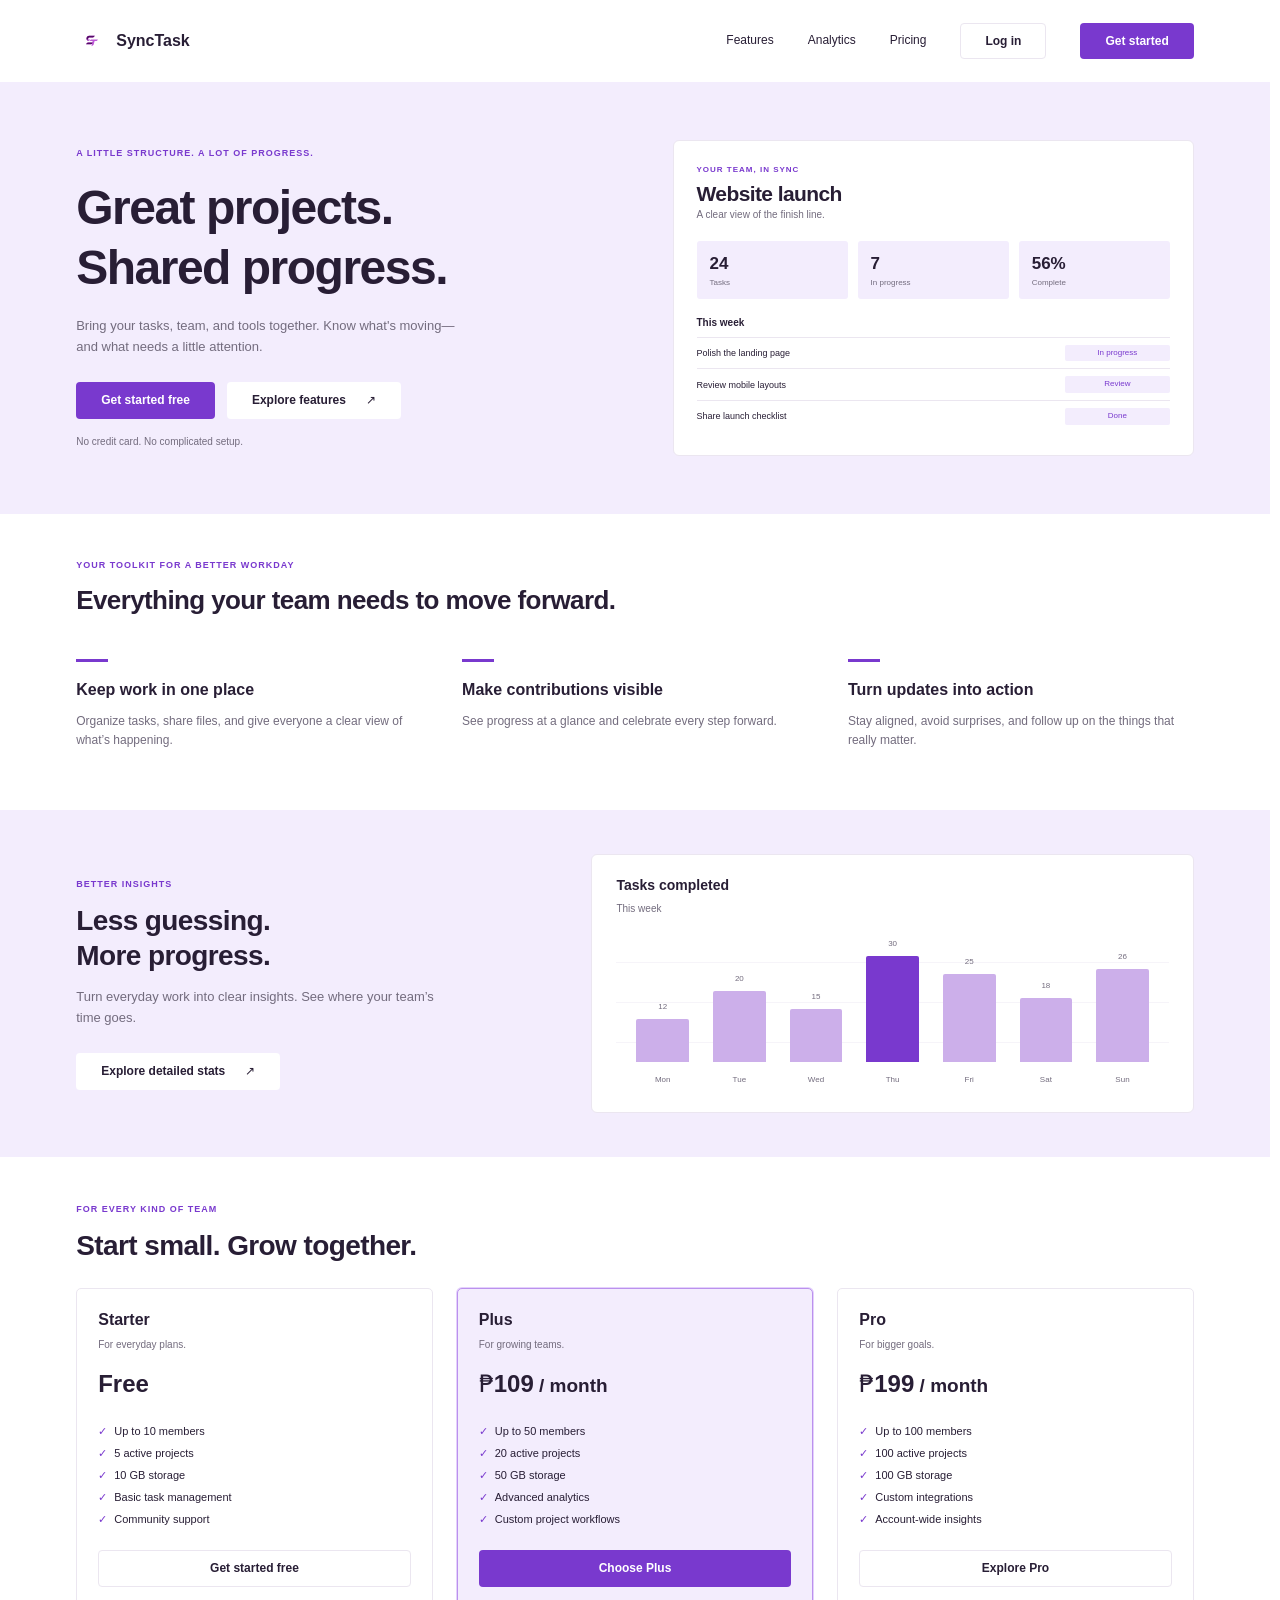
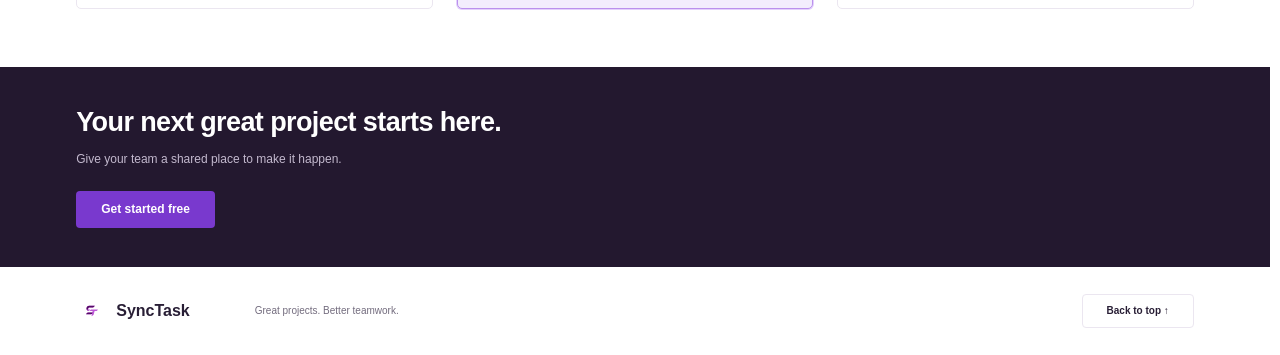
<file: SyncTAsk_landingpage/index.html>
<!DOCTYPE html>
<html lang="en">
<head>
  <meta charset="UTF-8">
  <meta name="viewport" content="width=device-width, initial-scale=1">
  <meta name="description" content="SyncTask brings your projects, people, and progress together.">
  <title>SyncTask — Shared progress</title>
  <link rel="stylesheet" href="styles.css">
  <script src="script.js" defer></script>
</head>

<body>
  <a class="skip-link" href="#main">Skip to content</a>

  <header class="header wrap">
    <a class="logo" href="#" aria-label="SyncTask home">
  <img src="SyncTaskLogo.svg" alt="" class="logo-image">
  SyncTask
</a>
    <button class="menu-toggle" aria-expanded="false" aria-controls="navigation">Menu</button>
    <nav id="navigation" aria-label="Main navigation">
      <a href="#features">Features</a><a href="#analytics">Analytics</a><a href="#pricing">Pricing</a>
      <a class="button outline" href="#pricing">Log in</a><button class="button" data-plan="Starter">Get started</button>
    </nav>
  </header>
  <main id="main">
    <section class="hero lavender">
    <div class="wrap hero-grid">
    <div>
    <p class="eyebrow">A little structure. A lot of progress.</p>
    <h1>Great projects.<br>Shared progress.</h1>
    <p class="intro">Bring your tasks, team, and tools together. Know what's moving—and what needs a little attention.</p>
    <div class="actions"><button class="button" data-plan="Starter">Get started free</button>
    <a class="button white" href="#features">Explore features <span aria-hidden="true">↗</span></a>
          
  </div>
    <p class="fine-print">No credit card. No complicated setup.</p>
  </div>

  <article class="project-card" aria-label="Example project dashboard">
    <p class="eyebrow">Your team, in sync</p><h2>Website launch</h2><p class="muted small">A clear view of the finish line.</p>
    <div class="stats"><div><strong>24</strong><span>Tasks</span></div>
    <div><strong>7</strong> <span>In progress</span></div>
    <div> <strong>56%</strong>
    <span>Complete</span></div>
    </div>

    <h3 class="small">This week</h3>
    <ul class="task-list">
    <li>Polish the landing page <span>In progress</span></li>
    <li>Review mobile layouts <span>Review</span></li>
    <li>Share launch checklist <span>Done</span></li>
    </ul>
    </article>
    </div>
    </section>

  <section class="features wrap" id="features">
    <p class="eyebrow">Your toolkit for a better workday</p><h2>Everything your team needs to move forward.</h2>
    <div class="feature-grid">
    <article><div class="accent-line"></div>
      <h3>Keep work in one place</h3><p>Organize tasks, share files, and give everyone a clear view of what’s happening.</p></article>
    <article><div class="accent-line"></div>
      <h3>Make contributions visible</h3><p>See progress at a glance and celebrate every step forward.</p></article>
    <article><div class="accent-line"></div><h3>Turn updates into action</h3>
      <p>Stay aligned, avoid surprises, and follow up on the things that really matter.</p></article>
  </div>
  </section>

  <section class="lavender" id="analytics">
    <div class="wrap analytics-grid"><div>
      <p class="eyebrow">Better insights</p>
      <h2>Less guessing.<br>More progress.</h2>
      <p class="intro">Turn everyday work into clear insights. See where your team’s time goes.</p>
      <button class="button white" id="insights-toggle" aria-expanded="false" aria-controls="insights">Explore detailed stats <span aria-hidden="true">↗</span></button>
      <p id="insights" class="insights" hidden>Your team completed 146 tasks this week. Thursday led the way with 30 tasks completed.</p>
    </div>

    <figure class="chart-card"><figcaption><h3>Tasks completed</h3>
      <p class="muted small">This week</p>
    </figcaption>

    <div class="chart" role="img" aria-label="Tasks completed: Monday 12, Tuesday 20, Wednesday 15, Thursday 30, Friday 25, Saturday 18, Sunday 26.">
    <div style="--value:40%"><span>12</span>
    <i></i><small>Mon</small></div>
    <div style="--value:67%"><span>20</span>
    <i></i><small>Tue</small></div>
    <div style="--value:50%"><span>15</span><i></i>
    <small>Wed</small></div>
    <div class="highlight" style="--value:100%"><span>30</span><i></i>
    <small>Thu</small></div><div style="--value:83%"><span>25</span><i></i>
    <small>Fri</small></div><div style="--value:60%"><span>18</span><i></i>
    <small>Sat</small></div><div style="--value:87%"><span>26</span><i></i>
    <small>Sun</small></div></div></figure></div>
    </section>

    <section class="pricing wrap" id="pricing"><p class="eyebrow">For every kind of team</p>
      <h2>Start small. Grow together.</h2>

      <div class="pricing-grid">
      <article class="plan"><h3>Starter</h3><p>For everyday plans.</p>
        <div class="price">Free</div>
        <ul>
          <li>Up to 10 members</li>
          <li>5 active projects</li>
          <li>10 GB storage</li>
          <li>Basic task management</li>
          <li>Community support</li>
        </ul>
        <button class="button outline" data-plan="Starter">Get started free</button>
      </article>

      <article class="plan featured">
        <h3>Plus</h3>
        <p>For growing teams.</p>
        <div class="price">₱109<span> / month</span></div>
        <ul>
          <li>Up to 50 members</li>
          <li>20 active projects</li>
          <li>50 GB storage</li>
          <li>Advanced analytics</li>
          <li>Custom project workflows</li>
        </ul>
        <button class="button" data-plan="Plus">Choose Plus</button>
      </article>

      <article class="plan">
        <h3>Pro</h3>
        <p>For bigger goals.</p>
        <div class="price">₱199<span> / month</span></div>
        <ul>
          <li>Up to 100 members</li>
          <li>100 active projects</li>
          <li>100 GB storage</li>
          <li>Custom integrations</li>
          <li>Account-wide insights</li>
        </ul>
          <button class="button outline" data-plan="Pro">Explore Pro</button></article>
    </div></section>

    <section class="cta"><div class="wrap"><h2>Your next great project starts here.</h2>
      <p>Give your team a shared place to make it happen.</p>
      <button class="button" data-plan="Starter">Get started free</button>
    </div>
  </section>

  </main>
  <footer class="wrap"> <a class="logo" href="#" aria-label="SyncTask home">
  <img src="SyncTaskLogo.svg" alt="" class="logo-image">
  SyncTask
</a><p>Great projects. Better teamwork.</p><a class="button outline" href="#">Back to top ↑</a></footer>
  <dialog id="plan-dialog" aria-labelledby="dialog-title">
    <button class="close" aria-label="Close dialog">×</button>
    <p class="eyebrow">Let’s get organized</p><h2 id="dialog-title">Your Starter plan</h2>
    <p> Your selected plan is ready to connect to a signup or checkout service.</p>
    <button class="button close-dialog">Continue exploring</button>
  </dialog>
</body>
</html>
</file>
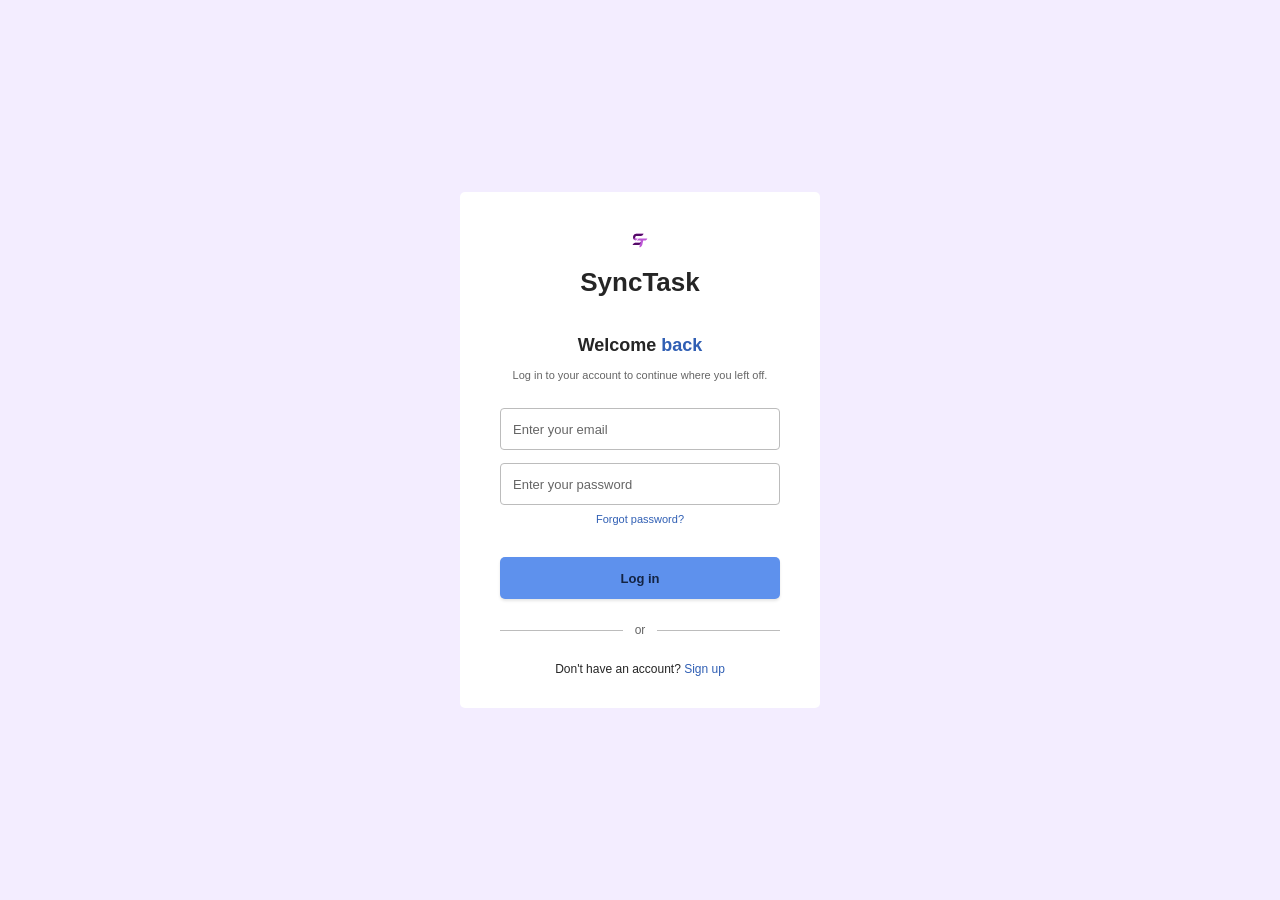
<file: SyncTask_log-in&Signup_page/login.html>
<!DOCTYPE html>
<html lang="en">
<head>
  <meta charset="UTF-8">

  <meta
    name="viewport"
    content="width=device-width, initial-scale=1.0"
  >

  <title>SyncTask | Log in and Sign up</title>

  <link rel="stylesheet" href="login.css">
  <script src="login.js" defer></script>
</head>

<body>
  <main class="auth-page">
    <section class="auth-card" aria-labelledby="form-title">

      <!-- Logo -->
      <a class="brand" href="#login" aria-label="SyncTask home">
        <img
          class="brand-logo"
          src="SyncTaskLogo.svg"
          alt=""
          width="40"
          height="40"
        >

        <span>SyncTask</span>
      </a>

      <!-- Heading -->
      <header class="auth-heading">
        <h1 id="form-title" tabindex="-1">
          Welcome <span>back</span>
        </h1>

        <p id="form-description">
          Log in to your account to continue where you left off.
        </p>
      </header>

      <!-- Log-in form -->
      <form id="login-form" class="auth-form" novalidate>
        <div class="field">
          <label class="visually-hidden" for="login-email">
            Email address
          </label>

          <input
            id="login-email"
            name="email"
            type="email"
            placeholder="Enter your email"
            autocomplete="email"
            aria-describedby="login-email-error"
            required
          >

          <p
            id="login-email-error"
            class="field-error"
          ></p>
        </div>

        <div class="field">
          <label class="visually-hidden" for="login-password">
            Password
          </label>

          <input
            id="login-password"
            name="password"
            type="password"
            placeholder="Enter your password"
            autocomplete="current-password"
            aria-describedby="login-password-error"
            required
          >

          <p
            id="login-password-error"
            class="field-error"
          ></p>
        </div>

        <a class="forgot-link" href="#reset">
          Forgot password?
        </a>

        <button class="submit-button" type="submit">
          Log in
        </button>

        <div class="divider" aria-hidden="true">
          <span>or</span>
        </div>

        <p class="switch-text">
          Don't have an account?
          <a href="#signup">Sign up</a>
        </p>
      </form>

      <!-- Sign-up form -->
      <form id="signup-form" class="auth-form" novalidate hidden>
        <div class="field">
          <label class="visually-hidden" for="signup-email">
            Email address
          </label>

          <input
            id="signup-email"
            name="email"
            type="email"
            placeholder="Enter your email"
            autocomplete="email"
            aria-describedby="signup-email-error"
            required
          >

          <p
            id="signup-email-error"
            class="field-error"
          ></p>
        </div>

        <div class="field">
          <label class="visually-hidden" for="signup-password">
            Create a password
          </label>

          <input
            id="signup-password"
            name="password"
            type="password"
            placeholder="Create a password"
            autocomplete="new-password"
            minlength="8"
            aria-describedby="password-hint signup-password-error"
            required
          >

          <p id="password-hint" class="field-hint">
            Use at least 8 characters.
          </p>

          <p
            id="signup-password-error"
            class="field-error"
          ></p>
        </div>

        <button class="submit-button" type="submit">
          Sign up
        </button>

        <div class="divider" aria-hidden="true">
          <span>or</span>
        </div>

        <p class="switch-text">
          Already have an account?
          <a href="#login">Log in</a>
        </p>
      </form>

      <!-- Password-reset form -->
      <form id="reset-form" class="auth-form" novalidate hidden>
        <div class="field">
          <label class="visually-hidden" for="reset-email">
            Email address
          </label>

          <input
            id="reset-email"
            name="email"
            type="email"
            placeholder="Enter your email"
            autocomplete="email"
            aria-describedby="reset-email-error"
            required
          >

          <p
            id="reset-email-error"
            class="field-error"
          ></p>
        </div>

        <button class="submit-button" type="submit">
          Send reset link
        </button>

        <p class="switch-text reset-back">
          <a href="#login">Back to log in</a>
        </p>
      </form>

      <p
        id="form-status"
        class="form-status"
        role="status"
        aria-live="polite"
        aria-atomic="true"
      ></p>

    </section>
  </main>
</body>
</html>
</file>
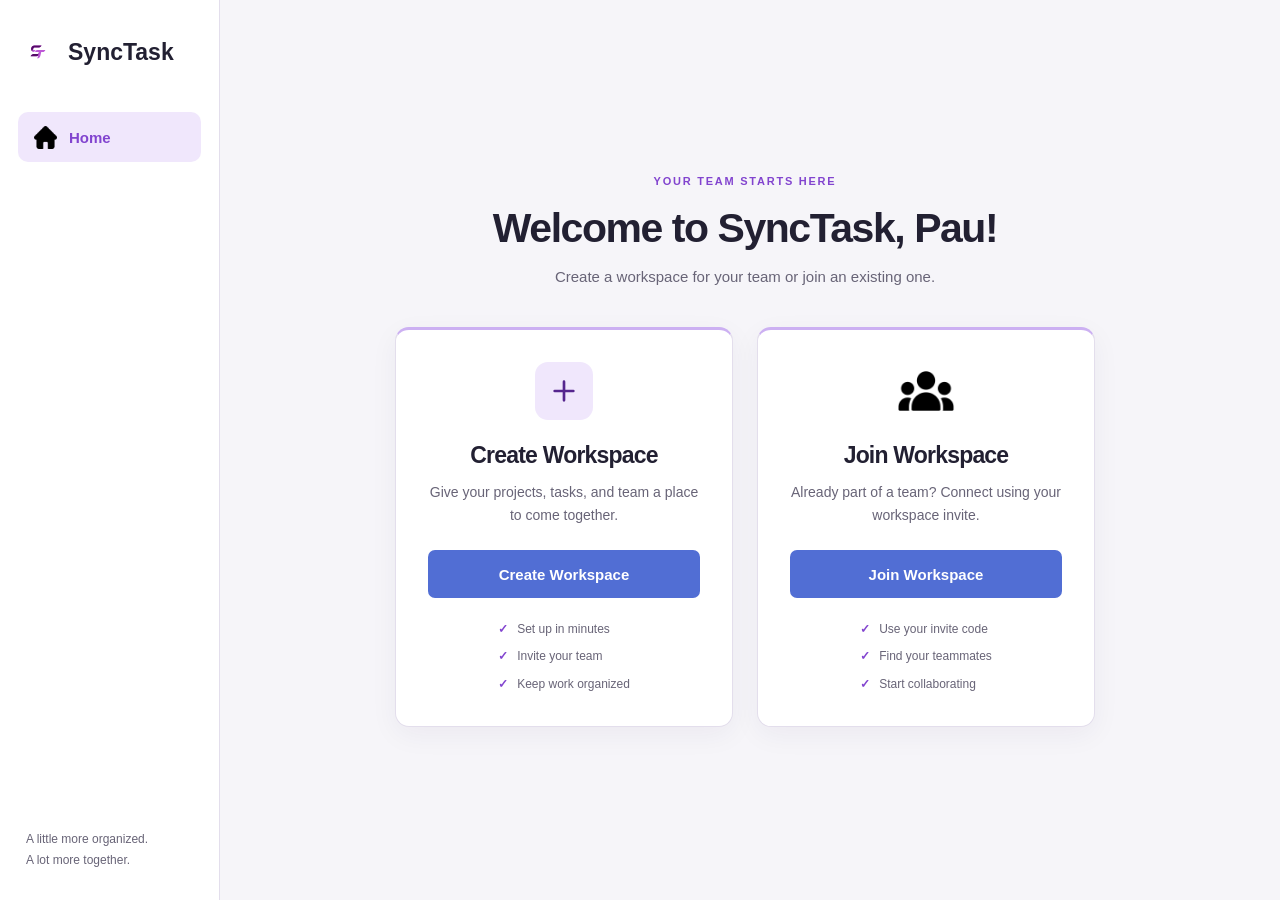
<file: Synctask_workspace/task.html>
<!DOCTYPE html>
<html lang="en">
<head>
  <meta charset="UTF-8">
  <meta name="viewport" content="width=device-width, initial-scale=1.0">

  <title>SyncTask | Home</title>

  <link rel="stylesheet" href="task.css">
  <script src="task.js" defer></script>
</head>

<body>
    <div class="app">

    <aside class="sidebar">
        <a class="brand" href="#home" aria-label="SyncTask home">
        <img class="brand-logo" src="SyncTaskLogo.svg" alt="" width="40"  height="40">
        <span>SyncTask</span>
        </a>

    <nav aria-label="Main navigation">
        <a class="nav-link" href="#home" aria-current="page" id="home-link">
        <img src="home.png" class="nav-icon" alt="">
        <span>Home</span></a>
    </nav>

        <p class="sidebar-note"> A little more organized.<br> A lot more together.</p>
    </aside>

    <main>

      <!-- home -->
    <section id="home" class="screen" aria-labelledby="home-title">
        <header class="welcome">
            <span class="eyebrow">YOUR TEAM STARTS HERE</span>

        <h1 id="home-title" tabindex="-1">
            Welcome to SyncTask, Pau! </h1>
        <p>Create a workspace for your team or join an existing one.</p>
    </header>

    <div class="workspace-options">

        <article class="option-card">
        <span class="option-icon" aria-hidden="true">
            <svg viewBox="0 0 24 24" fill="none" stroke="currentColor" stroke-width="2" stroke-linecap="round">
            <path d="M12 5v14M5 12h14"></path>
            </svg>
        </span>

            <h2>Create Workspace</h2>
            <p> Give your projects, tasks, and team a place to come together.</p>
            <a class="button" href="#create"> Create Workspace </a>

        <ul class="benefit-list">
            <li>Set up in minutes</li>
            <li>Invite your team</li>
            <li>Keep work organized</li>
        </ul>
        </article>

        <article class="option-card">
            <span class="option-icon option-icon-image"> <img src="group.png" alt=""> </span>
            <h2>Join Workspace</h2>
            <p>Already part of a team? Connect using your workspace invite.</p>
            <a class="button" href="#join">  Join Workspace </a>

            <ul class="benefit-list">
              <li>Use your invite code</li>
              <li>Find your teammates</li>
              <li>Start collaborating</li>
            </ul>
          </article>

        </div>
        </section>

     <!--workspace-->
    <section id="create" class="screen" aria-labelledby="create-title" hidden>
        <a class="back-link" href="#home">← Back to home</a>

    <header class="page-heading">
        <span class="eyebrow">A FRESH START</span>
        <h1 id="create-title" tabindex="-1"> Create your <em>Workspace</em> </h1>

          <p> Set up a shared space for your team.
             Make room for your next big idea. </p>
    </header>

    <div class="split-layout">

    <!-- create -->
    <form id="create-form" class="form-card" novalidate>
        <div class="field">
            <label for="workspace-name">Workspace name</label>
            <input id="workspace-name" name="workspace" type="text" placeholder="e.g. Acme Design Team" maxlength="80" required aria-describedby="workspace-error">

            <small id="workspace-error" class="error"></small>
        </div>

        <div class="field">
            <label for="organization"> Organization / school
            <span>(optional)</span>
            </label>

            <input id="organization" name="organization" type="text" autocomplete="organization" placeholder="e.g. University, school, or company" maxlength="100">
        </div>

        <div class="field">
            <label for="team-type">Team type</label>

            <select id="team-type" name="teamType" required aria-describedby="team-error">
                <option value="">Select your team type</option>
                <option value="school">School / study group</option>
                <option value="design">Design / creative</option>
                <option value="development">
                  Development / engineering
                </option>
                <option value="business">Business / operations</option>
                <option value="other">Other</option>
            </select>

            <small id="team-error" class="error"></small>
        </div>

        <fieldset>
            <legend>Expected team size</legend>

        <div class="size-options">
            <label class="size-choice">
                <input type="radio" name="teamSize" value="1–6" checked>
                <span>1–5</span>
            </label>

            <label class="size-choice">
                <input type="radio" name="teamSize" value="6–15">
                <span>6–15</span>
            </label>

            <label class="size-choice">
                <input type="radio" name="teamSize" value="16–50">
                <span>16–50</span>
            </label>

            <label class="size-choice">
                <input type="radio" name="teamSize" value="150">
                <span>150</span>
            </label>
        </div>
        </fieldset>

            <button class="button" type="submit">   Create Workspace</button>

            <p class="form-status" role="status" aria-atomic="true"></p>

            <p class="form-footer"> Already have a workspace?
            <a href="#join">Join with a code</a>
            </p>
        </form>

            <aside class="feature-panel">
        <div class="team-art" aria-hidden="true">
            <span class="floating-note note-one">✓</span>
            <span class="floating-note note-two">✦</span>

        <div class="avatars">
            <span class="avatar peach">AM</span>
            <span class="avatar lavender">JL</span>
            <span class="avatar mint">SK</span>
        </div>

        <div class="project-preview">
            <span class="preview-heading">Our next big idea</span>
            <span class="preview-line"></span>
            <span class="preview-line short"></span>
            <span class="preview-check">✓ Everyone in sync</span>
        </div>
        </div>

            <h2>Better work together</h2>

            <p>
              A workspace keeps your team connected,
              your tasks clear, and your projects moving.
            </p>

            <ul class="feature-strip">
              <li><span aria-hidden="true">＋</span>Invite</li>
              <li><span aria-hidden="true">▤</span>Organize</li>
              <li><span aria-hidden="true">↗</span>Achieve</li>
            </ul>
        </aside>

    </div>
    </section>

     
    <section id="join" class="screen" aria-labelledby="join-title" hidden>
       
        <a class="back-link" href="#home">← Back to home</a>

        <header class="page-heading">
        <span class="eyebrow">FIND YOUR PEOPLE</span>

        <h1 id="join-title" tabindex="-1">
            Join <em>Workspace</em>
        </h1>

        <p> Your team is waiting. Enter your invitation to get started.</p>
    </header>

    <div class="split-layout">

        <form id="join-form" class="form-card" novalidate>
    <div class="field">
        <label for="invite"> Workspace code or invite link </label>

            <input id="invite" name="invite" type="text" placeholder="Paste your code or invite link"  autocomplete="off"
                autocapitalize="none" spellcheck="false" required aria-describedby="invite-help invite-error" >

            <small id="invite-help" class="field-help"> Use the invitation shared by your workspace owner.</small>
            <small id="invite-error" class="error"></small>
    </div>

            <p class="invite-help">
              Don’t have an invite?
              Ask your workspace owner to send you one.
            </p>

            <button class="button" type="submit">
              Join Workspace
            </button>

            <p class="form-status" role="status" aria-atomic="true"></p>

            <p class="form-footer">Want to create your own team instead?
            <a href="#create">Create a workspace</a>
            </p>
        </form>

         
        <aside class="feature-panel">
        <div class="team-art" aria-hidden="true">
            <span class="floating-note note-one">↗</span>
            <span class="floating-note note-two">✓</span>

        <div class="avatars">
            <span class="avatar peach">AM</span>
            <span class="avatar lavender">YOU</span>
            <span class="avatar mint">SK</span>
        </div>

        <div class="project-preview">
            <span class="preview-heading">You belong here.</span>
            <span class="preview-line"></span>
            <span class="preview-line short"></span>
            <span class="preview-check">✓ Let’s make it happen</span>
        </div>
        </div>

        <h2>Join your team instantly</h2>

        <p>
            One shared space for your team’s projects,
            plans, and everything in between.
        </p>

        <ul class="feature-strip">
            <li><span aria-hidden="true">＋</span>Connect</li>
            <li><span aria-hidden="true">◷</span>Stay in sync</li>
            <li><span aria-hidden="true">ϟ</span>Get started</li>
        </ul>
        </aside>

    </div>
    </section>

</main>
</div>
</body>
</html>
</file>
<file: SyncTAsk_landingpage/styles.css>
:root {
  --ink: #281e35;
  --muted: #736c7e;
  --purple: #7939ce;
  --lavender: #f3edfd;
  --line: #ebe6f0;
  --white: #ffffff;

  --scroll-thumb: #bdacd1;
  --scroll-track: #f7f5fa;
  --scroll-hover: #9474b8;
  --scroll-active: #7939ce;

  font-family: Arial, Helvetica, sans-serif;
  font-synthesis: none;
  color: var(--ink);
  background: var(--white);
}

* {
  box-sizing: border-box;
  scrollbar-width: thin;
  scrollbar-color: var(--scroll-thumb) var(--scroll-track);
}

html {
  scroll-behavior: smooth;
  scrollbar-gutter: stable;
}

body {
  margin: 0;
  font-size: 14px;
  line-height: 1.6;
}

a {
  color: inherit;
  text-decoration: none;
}

a:hover {
  color: var(--purple);
}

button {
  font: inherit;
  cursor: pointer;
}

button,
a {
  -webkit-tap-highlight-color: transparent;
}

button:active,
.button:active {
  transform: translateY(1px);
}

:focus-visible {
  outline: 3px solid var(--purple);
  outline-offset: 4px;
}

h1,
h2,
h3,
p {
  margin: 0;
}

h1,
h2,
h3 {
  line-height: 1.25;
}

h1 {
  margin: 18px 0;
  font-size: clamp(36px, 4vw, 48px);
  letter-spacing: -1.5px;
}

h2 {
  font-size: 28px;
  letter-spacing: -0.6px;
}

h3 {
  font-size: 16px;
}


*::-webkit-scrollbar {
  width: 10px;
}

*::-webkit-scrollbar-track {
  background: var(--scroll-track);
}

*::-webkit-scrollbar-thumb {
  background: var(--scroll-thumb);
  border-radius: 10px;
}

*::-webkit-scrollbar-thumb:hover {
  background: var(--scroll-hover);
}

*::-webkit-scrollbar-thumb:active {
  background: var(--scroll-active);
}


.wrap {
  width: min(1120px, 88%);
  margin: auto;
}

.lavender {
  background: var(--lavender);
}

.eyebrow {
  margin-bottom: 12px;
  color: var(--purple);
  font-size: 9px;
  font-weight: 700;
  letter-spacing: 1px;
  text-transform: uppercase;
}

.intro {
  max-width: 380px;
  margin: 14px 0 24px;
  color: var(--muted);
  font-size: 13px;
}

.small {
  font-size: 10px;
}

.muted {
  color: var(--muted);
}

.fine-print {
  margin-top: 15px;
  color: var(--muted);
  font-size: 10px;
}

.actions {
  display: flex;
  flex-wrap: wrap;
  gap: 12px;
}


.button {
  display: inline-flex;
  align-items: center;
  justify-content: center;
  gap: 20px;

  min-height: 36px;
  padding: 9px 24px;

  border: 1px solid transparent;
  border-radius: 4px;

  background: var(--purple);
  color: var(--white);

  font-size: 12px;
  font-weight: 600;
  line-height: 1.4;

  cursor: pointer;
  transition: background 0.18s, transform 0.18s;
}

.button:hover {
  background: #6326b3;
  color: var(--white);
}

.button.white {
  background: var(--white);
  color: var(--ink);
}

.button.outline {
  border-color: var(--line);
  background: transparent;
  color: var(--ink);
}

.button.white:hover,
.button.outline:hover {
  background: #e8ddf9;
  color: var(--ink);
}


.header {
  display: flex;
  align-items: center;
  justify-content: space-between;
  gap: 28px;
  min-height: 82px;
}

.logo {
  display: inline-flex;
  align-items: center;
  gap: 8px;

  font-size: 16px;
  font-weight: 750;
  white-space: nowrap;
}

.logo img,
.logo-image {
  display: block;
  flex-shrink: 0;
  width: 32px;
  height: 32px;
  object-fit: contain;
}

.logo span {
  flex-shrink: 0;
  color: var(--purple);
  font-size: 30px;
  line-height: 1;
}

nav {
  display: flex;
  align-items: center;
  gap: 34px;
  font-size: 12px;
}

.menu-toggle {
  display: none;
}


.hero-grid {
  display: grid;
  grid-template-columns: 1fr 1fr;
  align-items: center;
  gap: 75px;
  padding-block: 58px;
}


.project-card,
.chart-card {
  padding: 23px;
  border: 1px solid var(--line);
  border-radius: 6px;
  background: var(--white);
}

.project-card .eyebrow {
  margin-bottom: 4px;
  font-size: 8px;
}

.project-card h2 {
  font-size: 21px;
}

.stats {
  display: grid;
  grid-template-columns: repeat(3, 1fr);
  gap: 10px;
  margin: 18px 0;
}

.stats > div {
  padding: 9px 13px;
  border-radius: 3px;
  background: var(--lavender);
}

.stats strong {
  display: block;
  font-size: 17px;
}

.stats span {
  display: block;
  color: var(--muted);
  font-size: 8px;
}

.task-list {
  margin: 7px 0 0;
  padding: 0;
  list-style: none;
}

.task-list li {
  display: flex;
  align-items: center;
  justify-content: space-between;
  gap: 10px;

  padding: 7px 0;
  border-top: 1px solid var(--line);
  font-size: 9px;
}

.task-list span {
  min-width: 105px;
  padding: 2px;
  border-radius: 2px;

  background: var(--lavender);
  color: var(--purple);

  font-size: 8px;
  text-align: center;
}


.features {
  padding-block: 44px 60px;
}

.features h2 {
  font-size: 26px;
}

.feature-grid {
  display: grid;
  grid-template-columns: repeat(3, 1fr);
  gap: 40px;
  margin-top: 42px;
}

.accent-line {
  width: 32px;
  height: 3px;
  margin-bottom: 18px;
  background: var(--purple);
}

.feature-grid p {
  margin-top: 12px;
  color: var(--muted);
  font-size: 12px;
}


.analytics-grid {
  display: grid;
  grid-template-columns: 0.85fr 1.15fr;
  align-items: center;
  gap: 70px;
  padding-block: 44px;
}

.chart-card {
  margin: 0;
  padding: 22px 24px 30px;
}

.chart-card h3 {
  font-size: 14px;
}

.chart-card figcaption p {
  margin-top: 6px;
}

.chart {
  display: flex;
  align-items: flex-end;
  gap: 24px;

  height: 150px;
  margin-top: 15px;
  padding: 24px 20px 20px;

  background: repeating-linear-gradient(
    to top,
    transparent 0,
    transparent 39px,
    #f6f4f9 39px,
    #f6f4f9 40px
  );
}

.chart > div {
  position: relative;
  flex: 1;
  min-width: 0;
  height: var(--value);
}

.chart i {
  display: block;
  height: 100%;
  border-radius: 2px 2px 0 0;
  background: #ccafea;
}

.chart .highlight i {
  background: var(--purple);
}

.chart span {
  position: absolute;
  top: -18px;
  width: 100%;

  color: var(--muted);
  font-size: 8px;
  text-align: center;
}

.chart small {
  position: absolute;
  bottom: -25px;
  width: 100%;

  color: var(--muted);
  font-size: 8px;
  text-align: center;
}

.insights {
  max-width: 350px;
  margin-top: 15px;
  font-size: 12px;
}


.pricing {
  padding-block: 45px 58px;
}

.pricing-grid {
  display: grid;
  grid-template-columns: repeat(3, 1fr);
  gap: 24px;
  margin-top: 25px;
}

.plan {
  display: flex;
  flex-direction: column;

  padding: 21px;
  border: 1px solid var(--line);
  border-radius: 5px;
}

.plan p {
  margin-top: 7px;
  color: var(--muted);
  font-size: 10px;
}

.price {
  margin: 12px 0;
  font-size: 24px;
  font-weight: 700;
}

.price span {
  font-size: 19px;
}

.plan ul {
  margin: 5px 0 20px;
  padding: 0;

  font-size: 11px;
  line-height: 2;
  list-style: none;
}

.plan li::before {
  content: "✓";
  margin-right: 7px;
  color: var(--purple);
}

.plan .button {
  width: 100%;
  margin-top: auto;
}

.plan.featured {
  border-color: #bb91ed;
  background: var(--lavender);
  box-shadow: 0 0 0 1px #e4d1fc;
}


.cta {
  padding-block: 39px;
  background: #23182f;
  color: var(--white);
}

.cta h2 {
  font-size: 27px;
}

.cta p {
  margin: 10px 0 22px;
  color: #c3b9ce;
  font-size: 12px;
}


footer {
  display: flex;
  align-items: center;
  gap: 65px;
  min-height: 88px;
}

footer p {
  color: var(--muted);
  font-size: 10px;
}

footer > .button {
  min-height: 30px;
  margin-left: auto;
  font-size: 10px;
}



dialog {
  width: min(440px, 90vw);
  padding: 36px;

  border: 1px solid var(--line);
  border-radius: 12px;

  color: var(--ink);
}

dialog::backdrop {
  background: #23182f99;
}

dialog > p:not(.eyebrow) {
  margin: 18px 0 25px;
  color: var(--muted);
}

.close {
  position: absolute;
  top: 8px;
  right: 12px;

  border: 0;
  background: none;
  color: var(--muted);

  font-size: 25px;
}

.close:hover {
  color: var(--purple);
}



.skip-link {
  position: fixed;
  top: -70px;
  left: 15px;
  z-index: 10;

  padding: 10px;
  background: var(--white);
}

.skip-link:focus {
  top: 10px;
}



@media (min-width: 1500px) {
  .hero-grid {
    padding-block: 75px;
  }

  .features {
    padding-block: 55px 70px;
  }
}



@media (max-width: 800px) {
  nav {
    gap: 16px;
  }

  .hero-grid {
    gap: 28px;
  }

  .analytics-grid {
    gap: 30px;
  }

  .chart {
    gap: 15px;
    padding-inline: 5px;
  }

  .feature-grid {
    gap: 24px;
  }

  .pricing-grid {
    gap: 12px;
  }

  .plan {
    padding: 16px;
  }

  .price {
    font-size: 21px;
  }

  .price span {
    font-size: 15px;
  }
}

@media (max-width: 600px) {
  /* Header and navigation */

  .header {
    flex-wrap: wrap;
    min-height: 72px;
    padding-block: 15px;
  }

  .menu-toggle {
    display: block;
    padding: 7px 12px;

    border: 1px solid var(--line);
    border-radius: 4px;
    background: var(--white);
  }

  nav {
    display: none;
    flex-direction: column;
    align-items: stretch;
    gap: 0;

    width: 100%;
    padding-bottom: 8px;
  }

  nav.open {
    display: flex;
  }

  nav > a {
    padding: 12px;
  }

  nav .button {
    margin-top: 8px;
  }

  /* Shared styles */

  h2,
  .features h2 {
    font-size: 25px;
  }

  .button {
    min-height: 42px;
  }

  .intro {
    max-width: none;
  }

  /* Hero and analytics */

  .hero-grid,
  .analytics-grid {
    grid-template-columns: 1fr;
    gap: 34px;
    padding-block: 38px;
  }

  .hero-grid h1 {
    font-size: 40px;
  }

  .task-list li {
    font-size: 10px;
  }

  .chart {
    gap: 20px;
  }

  /* Features */

  .features {
    padding-block: 36px;
  }

  .feature-grid,
  .pricing-grid {
    grid-template-columns: 1fr;
  }

  .feature-grid {
    gap: 30px;
    margin-top: 30px;
  }

  .feature-grid p {
    max-width: 360px;
  }

  /* Pricing */

  .pricing {
    padding-block: 36px;
  }

  .plan {
    padding: 25px;
  }

  .plan h3 {
    font-size: 19px;
  }

  .plan p {
    font-size: 12px;
  }

  .plan ul {
    font-size: 13px;
  }

  /* Call to action and footer */

  .cta h2 {
    font-size: 25px;
  }

  footer {
    flex-wrap: wrap;
    gap: 12px 20px;
    padding-block: 24px;
  }

  footer p {
    order: 3;
    width: 100%;
  }
}

@media (prefers-reduced-motion: reduce) {
  html {
    scroll-behavior: auto;
  }

  * {
    transition: none !important;
  }
}

@media (forced-colors: active) {
  * {
    scrollbar-color: auto;
  }

  .chart i {
    background: Highlight;
  }

  .button {
    border: 1px solid ButtonText;
  }
}
</file>
<file: SyncTask_log-in&Signup_page/login.css>
:root {
  --page-background: #f3edff;
  --card-background: #ffffff;
  --text: #252525;
  --muted: #656565;
  --blue: #5e91ed;
  --blue-hover: #477cda;
  --link: #305fb4;
  --border: #bcbcbc;
  --error: #b42318;
  --focus: #7939ce;

  --scroll-thumb: #bbaaca;
  --scroll-track: #f3edff;
  --scroll-hover: #997bae;
  --scroll-active: #7939ce;

  font-family: Arial, Helvetica, sans-serif;
  color: var(--text);
}

* {
  box-sizing: border-box;
  scrollbar-width: thin;
  scrollbar-color: var(--scroll-thumb) var(--scroll-track);
}

*::-webkit-scrollbar {
  width: 10px;
}

*::-webkit-scrollbar-track {
  background: var(--scroll-track);
}

*::-webkit-scrollbar-thumb {
  background: var(--scroll-thumb);
  border-radius: 10px;
}

*::-webkit-scrollbar-thumb:hover {
  background: var(--scroll-hover);
}

*::-webkit-scrollbar-thumb:active {
  background: var(--scroll-active);
}

body {
  margin: 0;
  background: var(--page-background);
}

button,
input {
  font: inherit;
}

a {
  color: var(--link);
  text-decoration: none;
}

a:hover {
  text-decoration: underline;
}

button,
a {
  -webkit-tap-highlight-color: transparent;
}

:focus-visible {
  outline: 3px solid var(--focus);
  outline-offset: 4px;
}

[hidden] {
  display: none !important;
}

.auth-page {
  display: flex;
  align-items: center;
  justify-content: center;

  min-height: 100vh;
  min-height: 100svh;
  padding: 32px 20px;
}

.auth-card {
  width: 100%;
  max-width: 360px;
  padding: 28px 40px 24px;

  border-radius: 5px;
  background: var(--card-background);
}


.brand {
  display: flex;
  flex-direction: column;
  align-items: center;
  gap: 7px;

  width: fit-content;
  margin: 0 auto 34px;

  color: var(--text);
  font-size: 26px;
  font-weight: 700;
  line-height: 1.2;
}

.brand:hover {
  text-decoration: none;
}

.brand-logo {
  display: block;
  width: 40px;
  height: 40px;
  object-fit: contain;
}

.auth-heading {
  margin-bottom: 24px;
  text-align: center;
}

.auth-heading h1 {
  margin: 0 0 9px;
  font-size: 18px;
  font-weight: 700;
  line-height: 1.4;
}

.auth-heading h1 span {
  color: var(--link);
}

.auth-heading p {
  margin: 0;
  color: var(--muted);
  font-size: 11px;
  line-height: 1.6;
}

.auth-form {
  display: flex;
  flex-direction: column;
}

.field + .field {
  margin-top: 13px;
}

.field input {
  display: block;
  width: 100%;
  min-height: 42px;
  padding: 11px 12px;

  border: 1px solid var(--border);
  border-radius: 4px;

  background: var(--card-background);
  color: var(--text);

  font-size: 13px;
  transition: border-color 0.2s, box-shadow 0.2s;
}

.field input::placeholder {
  color: var(--muted);
  opacity: 1;
}

.field input:focus {
  border-color: var(--link);
  box-shadow: 0 0 0 2px #5e91ed20;
}

.field input[aria-invalid="true"] {
  border-color: var(--error);
}

.field-hint {
  margin: 7px 0 0;
  color: var(--muted);
  font-size: 11px;
  line-height: 1.5;
}

.field-error {
  margin: 0;
  color: var(--error);
  font-size: 11px;
  line-height: 1.5;
}

.field-error:not(:empty) {
  margin-top: 6px;
}


.forgot-link {
  align-self: center;
  padding: 8px;
  font-size: 11px;
  text-align: center;
}


.submit-button {
  width: 100%;
  min-height: 42px;
  margin-top: 24px;
  padding: 12px 16px;

  border: 0;
  border-radius: 5px;

  background: var(--blue);
  color: #142443;
  box-shadow: 0 2px 3px #0000001a;

  font-size: 13px;
  font-weight: 700;
  cursor: pointer;

  transition: background 0.2s, transform 0.2s;
}

.submit-button:hover {
  background: var(--blue-hover);
}

.submit-button:active {
  transform: translateY(1px);
}

.submit-button:disabled {
  opacity: 0.65;
  cursor: not-allowed;
}


.divider {
  display: flex;
  align-items: center;
  gap: 12px;
  margin: 24px 0 18px;

  color: var(--muted);
  font-size: 12px;
}

.divider::before,
.divider::after {
  content: "";
  flex: 1;
  height: 1px;
  background: var(--border);
}

.switch-text {
  margin: 0;
  font-size: 12px;
  line-height: 1.7;
  text-align: center;
}

.switch-text a {
  display: inline-block;
  padding-block: 4px;
}

.reset-back {
  margin-top: 24px;
}


.form-status {
  margin: 0;
  color: var(--link);
  font-size: 12px;
  line-height: 1.6;
  text-align: center;
  overflow-wrap: anywhere;
}

.form-status:not(:empty) {
  margin-top: 20px;
  padding: 12px;
  border-radius: 4px;
  background: #edf3ff;
}


.visually-hidden {
  position: absolute;
  width: 1px;
  height: 1px;
  padding: 0;
  margin: -1px;

  overflow: hidden;
  clip-path: inset(50%);
  white-space: nowrap;
  border: 0;
}


@media (max-width: 420px) {
  .auth-page {
    padding: 24px 16px;
  }

  .auth-card {
    padding: 28px 24px 24px;
  }

  .field input {
    font-size: 16px;
  }

  .submit-button {
    min-height: 46px;
  }
}


@media (prefers-reduced-motion: reduce) {
  *,
  *::before,
  *::after {
    transition: none !important;
  }
}

@media (forced-colors: active) {
  * {
    scrollbar-color: auto;
  }

  .submit-button {
    border: 1px solid ButtonText;
  }
}
</file>
<file: Synctask_workspace/task.css>
/* \COLORS AND SHARED SETTINGS*/
:root {
  --background: #f6f5f9;
  --surface: #ffffff;
  --text: #222032;
  --muted: #686477;

  --purple: #8244cf;
  --purple-light: #f0e7fc;

  --blue: #516ed4;
  --blue-hover: #405bb9;

  --border: #e3deec;
  --error: #b02b43;

  --radius: 14px;
  --shadow: 0 8px 28px rgb(45 29 76 / 5%);

  --sidebar-width: 220px;
  --scroll-thumb: #beb2d1;
  --scroll-hover: #9d8caf;
}

/* BASIC STYLES*/
* {
  box-sizing: border-box;
  scrollbar-width: thin;
  scrollbar-color: var(--scroll-thumb) var(--background);
}

html {
  scrollbar-gutter: stable;
}

body {
  margin: 0;
  color: var(--text);
  background: var(--background);
  font-family: "Segoe UI", Arial, sans-serif;
  font-size: 15px;
  line-height: 1.6;
}

button,
input,
select {
  font: inherit;
}

button,
select {
  cursor: pointer;
}

a {
  color: var(--purple);
  text-underline-offset: 3px;
}

a:hover {
  color: #59279a;
}

a,
button,
select,
.size-choice {
  -webkit-tap-highlight-color: transparent;
}

img {
  max-width: 100%;
}

:focus-visible {
  outline: 3px solid var(--purple);
  outline-offset: 4px;
}

[hidden] {
  display: none !important;
}

h1,
h2,
p {
  margin-top: 0;
}

h1,
h2 {
  line-height: 1.2;
  letter-spacing: -0.035em;
  overflow-wrap: break-word;
}

h1 {
  margin-bottom: 12px;
  font-size: clamp(28px, 3.2vw, 42px);
  font-weight: 750;
}

h2 {
  margin-bottom: 12px;
  font-size: 23px;
}

h1 em {
  color: var(--purple);
  font-style: normal;
}

/*SCROLLBARS*/
::-webkit-scrollbar {
  width: 10px;
  height: 10px;
}

::-webkit-scrollbar-track {
  background: var(--background);
}

::-webkit-scrollbar-thumb {
  border: 2px solid var(--background);
  border-radius: 10px;
  background: var(--scroll-thumb);
}

::-webkit-scrollbar-thumb:hover {
  background: var(--scroll-hover);
}

/*PAGE LAYOUT
   Sidebar on the left, content on the right*/
.app {
  display: grid;
  grid-template-columns: var(--sidebar-width) minmax(0, 1fr);
  min-height: 100vh;
  min-height: 100dvh;
}

main {
  display: flex;
  align-items: center;
  min-width: 0;
  padding: 52px clamp(24px, 4vw, 64px);
}

.screen {
  width: 100%;
  max-width: 1000px;
  margin-inline: auto;
}

/*LEFT SIDEBAR */
.sidebar {
  position: sticky;
  top: 0;
  align-self: start;

  display: flex;
  flex-direction: column;
  align-items: stretch;

  height: 100vh;
  height: 100dvh;
  min-width: 0;
  overflow-y: auto;

  gap: 38px;
  padding: 30px 18px;

  border-right: 1px solid var(--border);
  background: var(--surface);
}

/* SyncTask logo and name */
.brand {
  display: flex;
  align-items: center;
  gap: 10px;
  min-height: 44px;

  color: var(--text);
  font-size: 23px;
  font-weight: 750;
  text-decoration: none;
}

.brand:hover {
  color: var(--purple);
}

.brand-logo {
  display: block;
  width: 40px;
  height: 40px;
  object-fit: contain;
  flex-shrink: 0;
}

/* Supports the older text-based logo */
.brand-icon {
  color: var(--purple);
  font-size: 39px;
  line-height: 1;
}

.sidebar nav {
  width: 100%;
}

/* Home navigation button */
.nav-link {
  display: flex;
  align-items: center;
  justify-content: flex-start;
  gap: 12px;

  width: 100%;
  min-height: 50px;
  padding: 12px 16px;

  border-radius: 10px;
  color: var(--muted);
  font-weight: 600;
  text-decoration: none;

  transition:
    color 160ms ease,
    background-color 160ms ease;
}

/* Home picture */
.nav-icon {
  display: block;
  width: 23px;
  height: 23px;
  object-fit: contain;
  flex-shrink: 0;
}

.nav-link span {
  font-size: 15px;
  line-height: 1.4;
}

.nav-link:hover,
.nav-link[aria-current="page"] {
  color: var(--purple);
  background: var(--purple-light);
}

.nav-link:active {
  background: #e5d5f8;
}

/* Small text at the bottom of the sidebar */
.sidebar-note {
  margin: auto 0 0;
  padding: 16px 8px 0;
  color: var(--muted);
  font-size: 12px;
  line-height: 1.7;
}

/* ========================================
   HOME HEADING
======================================== */
.welcome {
  margin-bottom: 38px;
  text-align: center;
}

.eyebrow {
  display: block;
  margin-bottom: 13px;
  color: var(--purple);
  font-size: 11px;
  font-weight: 750;
  letter-spacing: 0.16em;
}

.welcome p,
.page-heading p {
  color: var(--muted);
}

/* Optional picture inside the heading */
.heading-icon {
  display: inline-block;
  width: 36px;
  height: 36px;
  margin-right: 8px;
  object-fit: contain;
  vertical-align: middle;
}

/* ========================================
   WORKSPACE OPTION CARDS
======================================== */
.workspace-options {
  display: grid;
  grid-template-columns: repeat(2, minmax(0, 1fr));
  gap: 24px;

  max-width: 700px;
  margin-inline: auto;
}

.option-card {
  display: flex;
  flex-direction: column;
  align-items: center;

  min-width: 0;
  padding: 32px;

  border: 1px solid var(--border);
  border-top: 3px solid #ccb0f2;
  border-radius: var(--radius);

  background: var(--surface);
  box-shadow: var(--shadow);
  text-align: center;
}

.option-card > p {
  margin-bottom: 24px;
  color: var(--muted);
  font-size: 14px;
}

.option-icon {
  display: grid;
  place-items: center;

  width: 58px;
  height: 58px;
  margin-bottom: 22px;

  border-radius: 13px;
  color: #55258e;
  background: var(--purple-light);

  font-size: 32px;
  font-weight: 700;
}

/* SVG icons */
.option-icon svg {
  width: 32px;
  height: 32px;
}

/* Picture icons */
.option-icon img {
  display: block;
  width: 58px;
  height: 58px;
  object-fit: contain;
}

/* Transparent background for picture icons */
.option-icon-image {
  background: transparent;
}

.option-card .button {
  margin-top: auto;
}

/* ========================================
   BUTTONS
======================================== */
.button {
  display: inline-flex;
  align-items: center;
  justify-content: center;

  width: 100%;
  min-height: 48px;
  padding: 12px 18px;

  border: 1px solid transparent;
  border-radius: 7px;

  color: #ffffff;
  background: var(--blue);

  font-weight: 650;
  line-height: 1.4;
  text-align: center;
  text-decoration: none;

  transition:
    background-color 160ms ease,
    transform 160ms ease;
}

.button:hover {
  color: #ffffff;
  background: var(--blue-hover);
}

.button:active {
  transform: translateY(1px);
}

.button:disabled {
  opacity: 0.6;
  cursor: not-allowed;
}

/* ========================================
   CARD BENEFITS
======================================== */
.benefit-list {
  display: grid;
  gap: 8px;

  margin: 22px 0 0;
  padding: 0;

  list-style: none;
  color: var(--muted);
  font-size: 12px;
  text-align: left;
}

.benefit-list li::before {
  content: "✓";
  margin-right: 9px;
  color: var(--purple);
  font-weight: 800;
}

/* ========================================
   CREATE AND JOIN PAGE LAYOUT
======================================== */
.back-link {
  display: inline-block;
  margin-bottom: 30px;

  font-size: 13px;
  font-weight: 600;
  text-decoration: none;
}

.back-link:hover {
  text-decoration: underline;
}

.page-heading {
  margin-bottom: 28px;
}

.split-layout {
  display: grid;
  grid-template-columns: minmax(0, 1.15fr) minmax(0, 0.85fr);
  align-items: center;
  gap: clamp(28px, 4vw, 56px);
}

/* ========================================
   FORMS
======================================== */
.form-card {
  min-width: 0;
  padding: 28px;

  border: 1px solid var(--border);
  border-radius: var(--radius);

  background: var(--surface);
  box-shadow: var(--shadow);
}

.field {
  margin-bottom: 16px;
}

.field label,
legend {
  display: block;
  margin-bottom: 8px;

  font-size: 13px;
  font-weight: 650;
}

.field label span {
  color: var(--muted);
  font-weight: 400;
}

input:not([type="radio"]),
select {
  width: 100%;
  min-width: 0;
  min-height: 46px;
  padding: 11px 13px;

  border: 1px solid #cfc9d9;
  border-radius: 6px;

  color: var(--text);
  background: var(--surface);
  font-size: 16px;
}

input::placeholder {
  color: #777184;
  font-size: 13px;
}

input:not([type="radio"]):hover,
select:hover {
  border-color: #a998bf;
}

input[aria-invalid="true"],
select[aria-invalid="true"] {
  border-color: var(--error);
}

.field-help,
.error {
  display: block;
  margin-top: 5px;
  font-size: 12px;
}

.field-help {
  color: var(--muted);
}

.error {
  min-height: 18px;
  color: var(--error);
}

fieldset {
  min-width: 0;
  margin: 0 0 25px;
  padding: 0;
  border: 0;
}

/* ========================================
   TEAM SIZE OPTIONS
======================================== */
.size-options {
  display: grid;
  grid-template-columns: repeat(4, minmax(0, 1fr));
  gap: 9px;
}

.size-choice {
  position: relative;
  cursor: pointer;
}

.size-choice input {
  position: absolute;
  width: 1px;
  height: 1px;
  opacity: 0;
}

.size-choice span {
  display: grid;
  place-items: center;

  min-height: 44px;
  padding: 6px;

  border: 1px solid var(--border);
  border-radius: 6px;

  color: var(--muted);
  font-size: 13px;
}

.size-choice:hover span {
  border-color: var(--purple);
}

.size-choice input:checked + span {
  border-color: var(--purple);
  color: var(--purple);
  background: var(--purple-light);
  font-weight: 700;
}

.size-choice input:focus-visible + span {
  outline: 3px solid var(--purple);
  outline-offset: 3px;
}

/* ========================================
   FORM FEEDBACK AND FOOTER
======================================== */
.form-status {
  min-height: 24px;
  margin: 12px 0;

  color: #356249;
  font-size: 13px;
  overflow-wrap: anywhere;
}

.form-footer {
  margin: 0;
  padding-top: 18px;

  border-top: 1px solid var(--border);

  font-size: 12px;
  text-align: center;
}

.form-footer a {
  display: inline-block;
}

.invite-help {
  margin-bottom: 24px;
  color: var(--muted);
  font-size: 13px;
}

/* ========================================
   FEATURE PANEL
======================================== */
.feature-panel {
  min-width: 0;
  text-align: center;
}

.feature-panel > p {
  max-width: 290px;
  margin: 0 auto 24px;
  color: var(--muted);
  font-size: 14px;
}

/* ========================================
   DECORATIVE TEAM ILLUSTRATION
======================================== */
.team-art {
  position: relative;
  isolation: isolate;

  display: flex;
  flex-direction: column;
  align-items: center;
  justify-content: center;

  min-height: 240px;
  margin-bottom: 20px;
}

.team-art::before {
  content: "";
  position: absolute;
  z-index: -1;

  width: 95%;
  height: 180px;

  border-radius: 48% 52% 60% 40%;
  background: #e9ddf8;
  transform: rotate(-8deg);
}

.avatars {
  display: flex;
  align-items: center;
  justify-content: center;
  margin-bottom: -8px;
}

.avatar {
  display: grid;
  place-items: center;

  width: 64px;
  height: 64px;

  border: 4px solid var(--background);
  border-radius: 50%;

  font-size: 17px;
  font-weight: 800;
}

.avatar + .avatar {
  margin-left: -7px;
}

.avatar:nth-child(2) {
  width: 78px;
  height: 78px;
  transform: translateY(-12px);
}

.peach {
  color: #803e32;
  background: #f8c8b5;
}

.lavender {
  color: #55338d;
  background: #cfb6f3;
}

.mint {
  color: #245f55;
  background: #b8e5d5;
}

.project-preview {
  z-index: 1;

  width: min(210px, 90%);
  padding: 17px;

  border: 1px solid #d9cdea;
  border-radius: 10px;

  background: var(--surface);
  box-shadow: 0 10px 20px rgb(72 45 106 / 8%);

  text-align: left;
  transform: rotate(-3deg);
}

.preview-heading {
  display: block;
  margin-bottom: 12px;
  font-size: 13px;
  font-weight: 750;
}

.preview-line {
  display: block;

  height: 6px;
  margin-bottom: 7px;

  border-radius: 4px;
  background: #ece7f3;
}

.preview-line.short {
  width: 68%;
}

.preview-check {
  display: block;
  margin-top: 12px;

  color: var(--purple);
  font-size: 10px;
  font-weight: 650;
}

.floating-note {
  position: absolute;

  display: grid;
  place-items: center;

  width: 36px;
  height: 36px;

  border: 1px solid #ded4ee;
  border-radius: 8px;

  color: var(--purple);
  background: var(--surface);
  font-size: 23px;
}

.note-one {
  top: 30px;
  left: 8%;
  transform: rotate(-15deg);
}

.note-two {
  top: 18px;
  right: 10%;
  transform: rotate(12deg);
}

/* ========================================
   BLUE FEATURE STRIP
======================================== */
.feature-strip {
  display: grid;
  grid-template-columns: repeat(3, minmax(0, 1fr));

  margin: 0;
  padding: 15px 8px;

  border-radius: 8px;
  list-style: none;

  color: #ffffff;
  background: var(--blue);
}

.feature-strip li {
  padding: 0 6px;
  font-size: 11px;
}

.feature-strip li + li {
  border-left: 1px solid rgb(255 255 255 / 30%);
}

.feature-strip span {
  display: block;
  margin-bottom: 4px;
  font-size: 23px;
  line-height: 1.2;
}

/* ========================================
   SMALL LAPTOPS
======================================== */
@media (max-width: 1100px) {
  :root {
    --sidebar-width: 190px;
  }

  .sidebar {
    padding-inline: 14px;
  }

  .brand {
    gap: 8px;
    font-size: 21px;
  }

  main {
    padding: 40px 28px;
  }

  .split-layout {
    gap: 24px;
  }

  .form-card,
  .option-card {
    padding: 24px;
  }
}

/* ========================================
   TABLETS
   Sidebar stays on the left
======================================== */
@media (max-width: 900px) {
  :root {
    --sidebar-width: 170px;
  }

  .sidebar {
    padding: 24px 12px;
  }

  .brand {
    gap: 7px;
    font-size: 19px;
  }

  .brand-logo {
    width: 32px;
    height: 32px;
  }

  .nav-link {
    padding: 12px;
  }

  main {
    align-items: flex-start;
    padding: 36px 24px;
  }

  .workspace-options,
  .split-layout {
    grid-template-columns: 1fr;
    max-width: 520px;
    margin-inline: auto;
  }

  .feature-panel {
    width: 100%;
    max-width: 340px;
    margin-inline: auto;
  }
}

/* ========================================
   PHONES
   Compact sidebar on the left
======================================== */
@media (max-width: 600px) {
  :root {
    --sidebar-width: 76px;
  }

  .sidebar {
    gap: 28px;
    padding: 20px 8px;
  }

  .brand {
    justify-content: center;
  }

  .brand-logo {
    width: 36px;
    height: 36px;
  }

  /* Keep the logo visible */
  .brand > span:not(.brand-icon) {
    display: none;
  }

  .sidebar-note {
    display: none;
  }

  /* Icon above the Home label */
  .nav-link {
    flex-direction: column;
    justify-content: center;
    gap: 6px;
    padding: 12px 4px;
  }

  .nav-link span {
    font-size: 12px;
  }

  .nav-icon {
    width: 22px;
    height: 22px;
  }

  main {
    padding: 28px 14px;
  }

  h1 {
    font-size: 28px;
  }

  h2 {
    font-size: 21px;
  }

  .welcome {
    margin-bottom: 28px;
  }

  .eyebrow {
    font-size: 10px;
    letter-spacing: 0.12em;
  }

  .option-card,
  .form-card {
    padding: 22px 14px;
  }

  .size-options {
    grid-template-columns: repeat(2, minmax(0, 1fr));
  }

  .back-link {
    margin-bottom: 24px;
  }

  .feature-strip {
    padding-inline: 4px;
  }

  .feature-strip li {
    padding-inline: 3px;
  }
}

/*ACCESSIBILITY */
@media (prefers-reduced-motion: reduce) {
  *,
  *::before,
  *::after {
    transition: none !important;
    scroll-behavior: auto !important;
  }
}

@media (forced-colors: active) {
  * {
    scrollbar-color: auto;
  }

  .nav-link[aria-current="page"],
  .size-choice input:checked + span {
    outline: 2px solid Highlight;
    outline-offset: -2px;
  }
}
</file>
